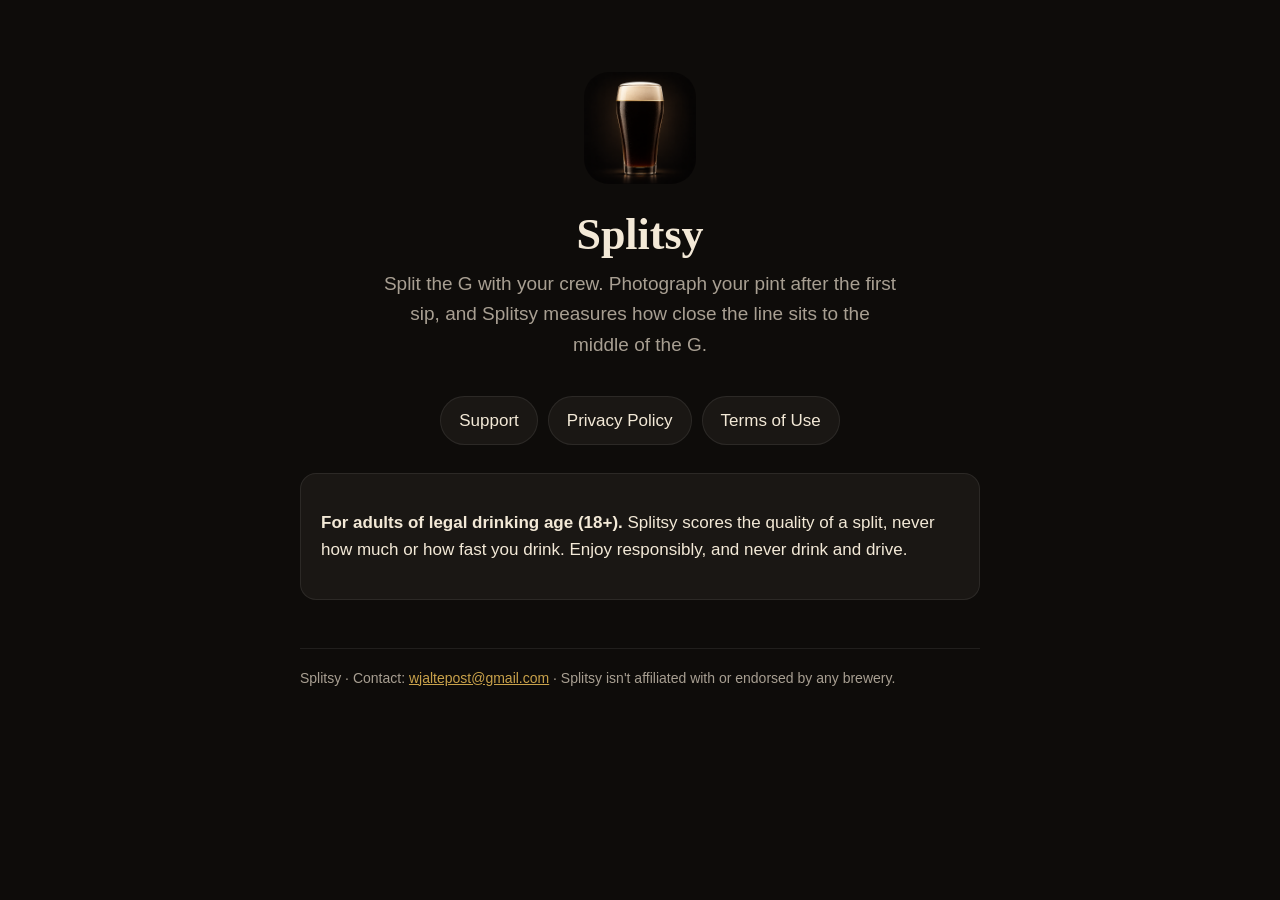
<file: index.html>
<!doctype html>
<html lang="en">
<head>
<meta charset="utf-8">
<meta name="viewport" content="width=device-width, initial-scale=1">
<title>Splitsy</title>
<meta name="description" content="Split the G with your crew: photograph your pint and Splitsy scores how well you split it.">
<link rel="icon" href="AppMark.png">
<link rel="apple-touch-icon" href="AppMark.png">
<link rel="stylesheet" href="style.css">
</head>
<body>
<main>

<div class="hero">
<img src="AppMark.png" alt="Splitsy app icon">
<h1>Splitsy</h1>
<p>Split the G with your crew. Photograph your pint after the first sip, and Splitsy measures how close the line sits to the middle of the G.</p>
</div>
<div class="links">
<a href="support.html">Support</a>
<a href="privacy.html">Privacy Policy</a>
<a href="terms.html">Terms of Use</a>
</div>
<div class="card">
<p><strong>For adults of legal drinking age (18+).</strong> Splitsy scores the quality of a split, never how much or how fast you drink. Enjoy responsibly, and never drink and drive.</p>
</div>
<footer>Splitsy · Contact: <a href="mailto:wjaltepost@gmail.com">wjaltepost@gmail.com</a> · Splitsy isn't affiliated with or endorsed by any brewery.</footer>
</main>
</body>
</html>
</file>
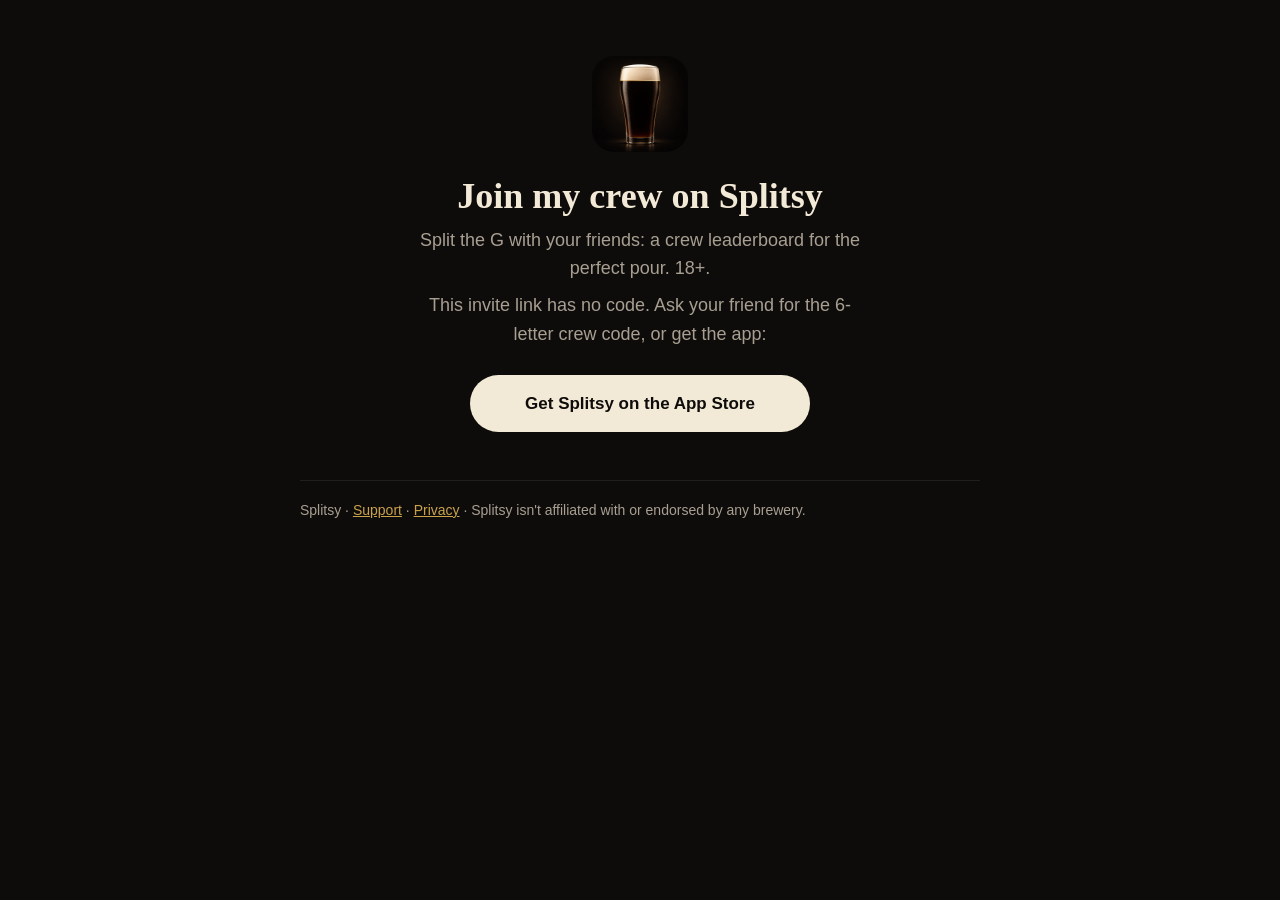
<file: join/index.html>
<!doctype html>
<html lang="en">
<head>
<meta charset="utf-8">
<meta name="viewport" content="width=device-width, initial-scale=1">
<title>Join a crew on Splitsy</title>
<meta name="description" content="You're invited to a crew on Splitsy: split the G with your friends.">
<meta property="og:title" content="Join my crew on Splitsy">
<meta property="og:description" content="Split the G with your friends: a crew leaderboard for the perfect pour.">
<meta property="og:image" content="https://wouteraltepost.github.io/splitsy/AppMark.png">
<meta name="robots" content="noindex">
<link rel="icon" href="../AppMark.png">
<link rel="apple-touch-icon" href="../AppMark.png">
<link rel="stylesheet" href="../style.css">
<style>
  .join { text-align: center; padding-top: 24px; }
  .join img { width: 96px; height: 96px; border-radius: 22px; }
  .join h1 { margin-top: 16px; }
  .join .lead { color: var(--muted); font-size: 18px; max-width: 460px; margin: 0 auto 8px; }
  .code { font: 700 40px/1 "SF Mono", ui-monospace, Menlo, monospace; letter-spacing: .18em; color: var(--foam);
          background: var(--surface); border: 1px solid var(--hairline); border-radius: 16px; padding: 18px 22px 18px 30px;
          display: inline-block; margin: 20px 0 6px; }
  .copy { background: none; border: 0; color: var(--gold); font: inherit; font-size: 15px; cursor: pointer; padding: 6px; }
  .buttons { display: flex; flex-direction: column; gap: 12px; max-width: 340px; margin: 26px auto 0; }
  .button { display: block; text-decoration: none; text-align: center; padding: 15px 20px; border-radius: 999px;
            font-weight: 600; font-size: 17px; }
  .primary { background: var(--foam); color: var(--stout); }
  .secondary { background: var(--surface); border: 1px solid var(--hairline); color: var(--foam); }
  .steps { text-align: left; max-width: 420px; margin: 30px auto 0; }
  .steps li { color: var(--muted); }
  .steps strong { color: var(--foam); }
  .missing { display: none; }
  .no-code .has-code { display: none; }
  .no-code .missing { display: block; }
</style>
</head>
<body>
<main>
<div class="join">
  <img src="../AppMark.png" alt="">
  <h1>Join my crew on Splitsy</h1>
  <p class="lead">Split the G with your friends: a crew leaderboard for the perfect pour. 18+.</p>

  <div class="has-code">
    <div class="code" id="code" aria-label="Invite code">······</div><br>
    <button class="copy" id="copy" type="button">Copy code</button>
    <div class="buttons">
      <a class="button primary" id="open" href="splitsy://join/">Open in Splitsy</a>
      <a class="button secondary" href="https://apps.apple.com/app/id6833879431">Get Splitsy on the App Store</a>
    </div>
    <ol class="steps">
      <li><strong>Have Splitsy?</strong> Tap Open in Splitsy, or go to Crews → Join with code.</li>
      <li><strong>New to Splitsy?</strong> Install it from the App Store, sign up, then tap Join with code and enter the code above.</li>
    </ol>
  </div>

  <div class="missing">
    <p class="lead">This invite link has no code. Ask your friend for the 6-letter crew code, or get the app:</p>
    <div class="buttons">
      <a class="button primary" href="https://apps.apple.com/app/id6833879431">Get Splitsy on the App Store</a>
    </div>
  </div>
</div>
<footer>Splitsy · <a href="../support.html">Support</a> · <a href="../privacy.html">Privacy</a> · Splitsy isn't affiliated with or endorsed by any brewery.</footer>
</main>
<script>
(function () {
  // Crew codes: 6 characters from the app's invite alphabet (no 0, O, 1, I, L).
  var raw = new URLSearchParams(location.search).get("code") || "";
  var code = raw.trim().toUpperCase();
  if (!/^[ABCDEFGHJKMNPQRSTUVWXYZ23456789]{6}$/.test(code)) {
    document.body.classList.add("no-code");
    return;
  }
  var appLink = "splitsy://join/" + code;
  document.getElementById("code").textContent = code;
  document.getElementById("open").href = appLink;
  document.title = "Join crew " + code + " on Splitsy";
  document.getElementById("copy").addEventListener("click", function () {
    var button = this;
    if (navigator.clipboard) {
      navigator.clipboard.writeText(code).then(function () { button.textContent = "Copied"; });
    }
  });
  // Try the app once on an iPhone; without the app nothing happens and the page stays.
  var tried = false;
  try { tried = sessionStorage.getItem("tried-" + code) === "1"; sessionStorage.setItem("tried-" + code, "1"); } catch (e) {}
  if (/iPhone|iPad|iPod/.test(navigator.userAgent) && !tried) {
    setTimeout(function () { location.href = appLink; }, 400);
  }
})();
</script>
</body>
</html>
</file>
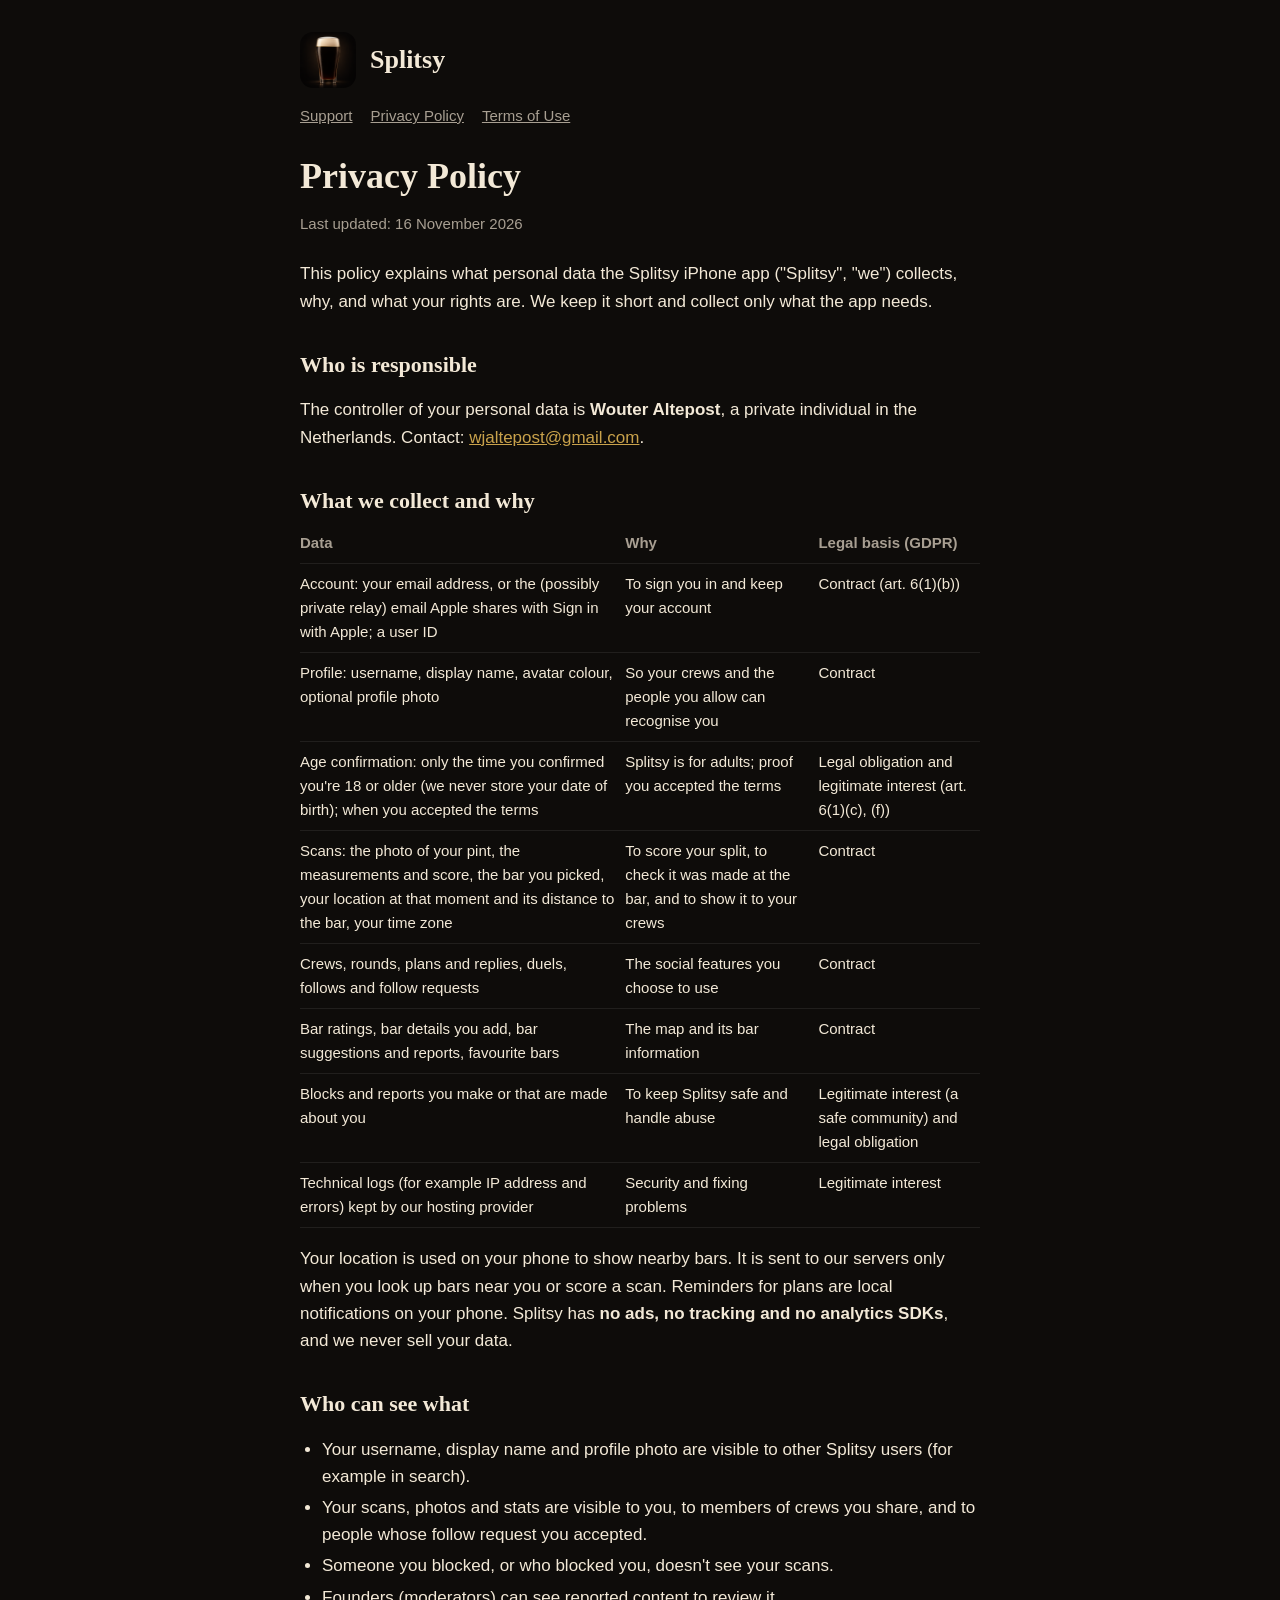
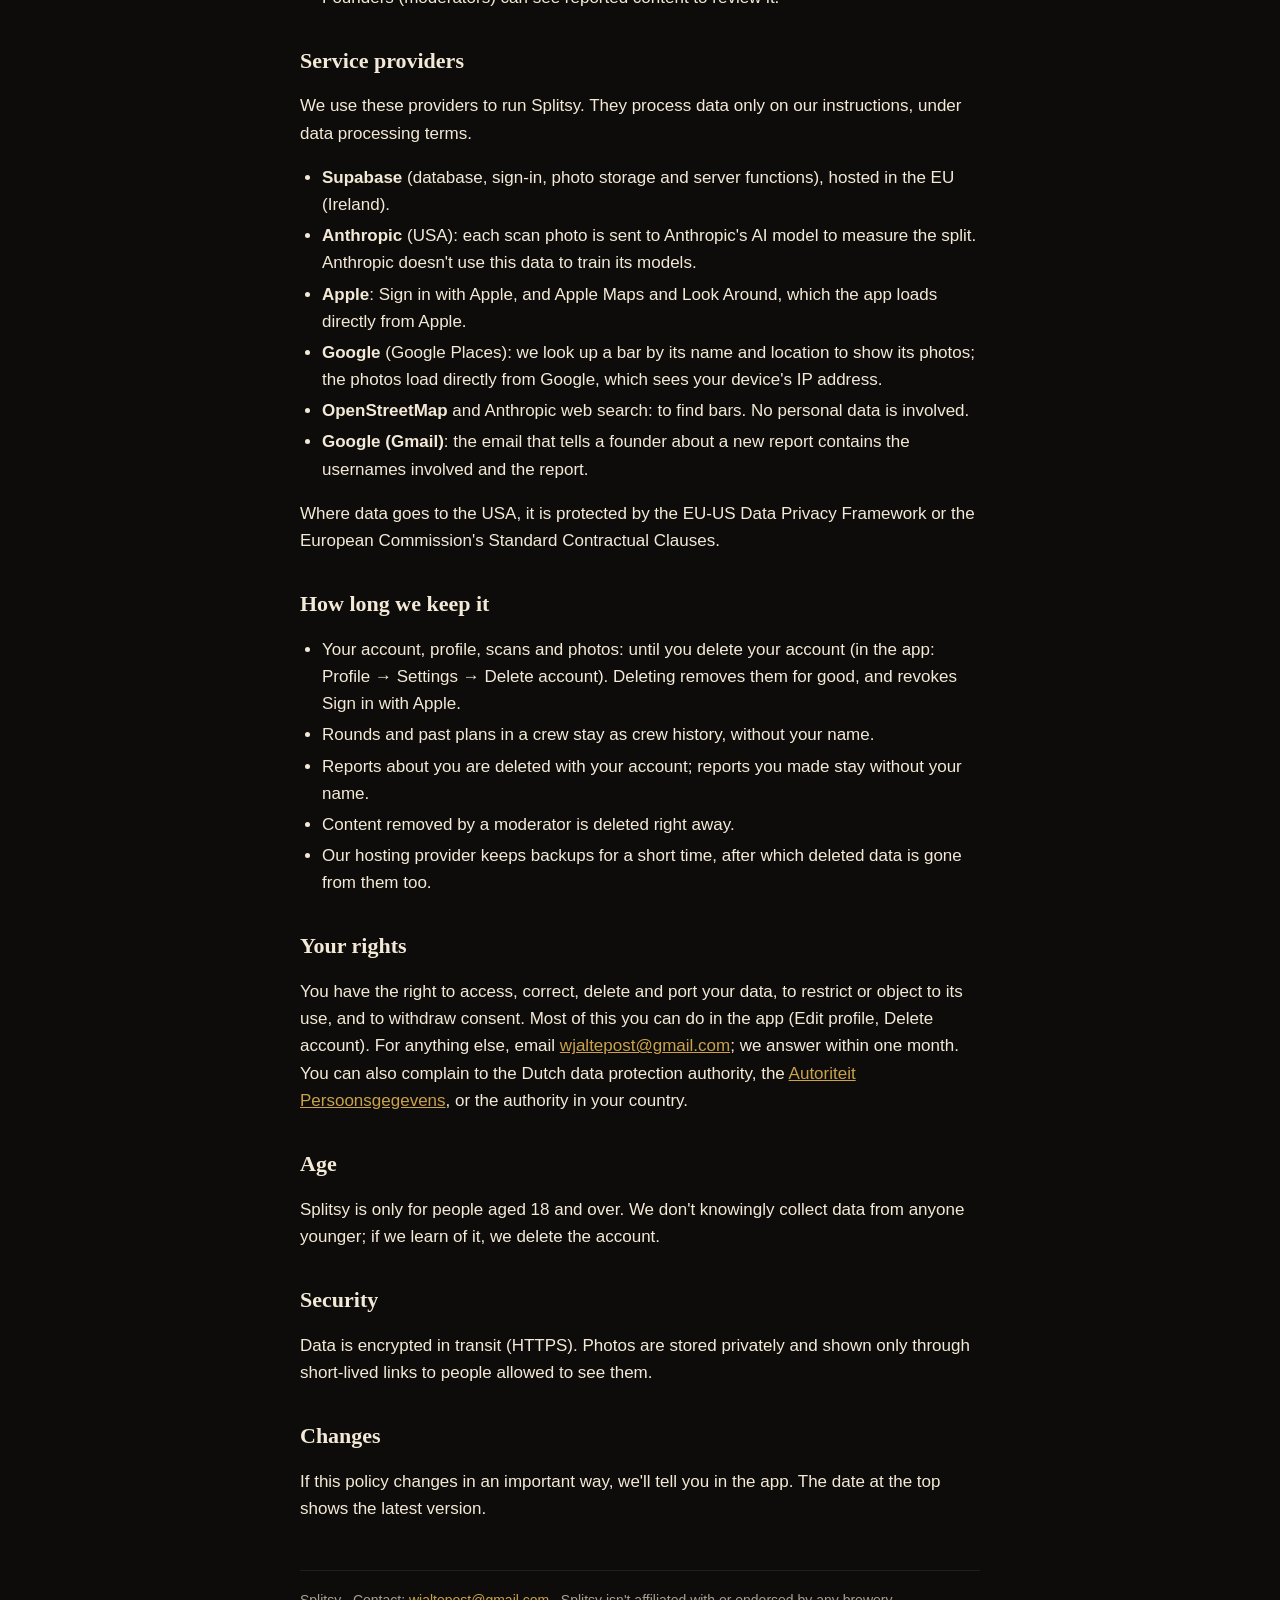
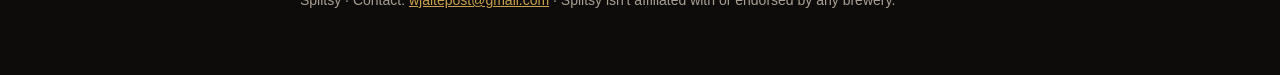
<file: privacy.html>
<!doctype html>
<html lang="en">
<head>
<meta charset="utf-8">
<meta name="viewport" content="width=device-width, initial-scale=1">
<title>Splitsy Privacy Policy</title>
<meta name="description" content="How Splitsy handles your personal data.">
<link rel="icon" href="AppMark.png">
<link rel="apple-touch-icon" href="AppMark.png">
<link rel="stylesheet" href="style.css">
</head>
<body>
<main>
<header><img src="AppMark.png" alt=""><a href="./">Splitsy</a></header>
<nav><a href="support.html">Support</a><a href="privacy.html">Privacy Policy</a><a href="terms.html">Terms of Use</a></nav>

<h1>Privacy Policy</h1>
<p class="updated">Last updated: 16 November 2026</p>

<p>This policy explains what personal data the Splitsy iPhone app ("Splitsy", "we") collects, why, and what your rights are. We keep it short and collect only what the app needs.</p>

<h2>Who is responsible</h2>
<p>The controller of your personal data is <strong>Wouter Altepost</strong>, a private individual in the Netherlands. Contact: <a href="mailto:wjaltepost@gmail.com">wjaltepost@gmail.com</a>.</p>

<h2>What we collect and why</h2>
<div class="table-wrap"><table>
<tr><th>Data</th><th>Why</th><th>Legal basis (GDPR)</th></tr>
<tr><td>Account: your email address, or the (possibly private relay) email Apple shares with Sign in with Apple; a user ID</td><td>To sign you in and keep your account</td><td>Contract (art. 6(1)(b))</td></tr>
<tr><td>Profile: username, display name, avatar colour, optional profile photo</td><td>So your crews and the people you allow can recognise you</td><td>Contract</td></tr>
<tr><td>Age confirmation: only the time you confirmed you're 18 or older (we never store your date of birth); when you accepted the terms</td><td>Splitsy is for adults; proof you accepted the terms</td><td>Legal obligation and legitimate interest (art. 6(1)(c), (f))</td></tr>
<tr><td>Scans: the photo of your pint, the measurements and score, the bar you picked, your location at that moment and its distance to the bar, your time zone</td><td>To score your split, to check it was made at the bar, and to show it to your crews</td><td>Contract</td></tr>
<tr><td>Crews, rounds, plans and replies, duels, follows and follow requests</td><td>The social features you choose to use</td><td>Contract</td></tr>
<tr><td>Bar ratings, bar details you add, bar suggestions and reports, favourite bars</td><td>The map and its bar information</td><td>Contract</td></tr>
<tr><td>Blocks and reports you make or that are made about you</td><td>To keep Splitsy safe and handle abuse</td><td>Legitimate interest (a safe community) and legal obligation</td></tr>
<tr><td>Technical logs (for example IP address and errors) kept by our hosting provider</td><td>Security and fixing problems</td><td>Legitimate interest</td></tr>
</table></div>
<p>Your location is used on your phone to show nearby bars. It is sent to our servers only when you look up bars near you or score a scan. Reminders for plans are local notifications on your phone. Splitsy has <strong>no ads, no tracking and no analytics SDKs</strong>, and we never sell your data.</p>

<h2>Who can see what</h2>
<ul>
<li>Your username, display name and profile photo are visible to other Splitsy users (for example in search).</li>
<li>Your scans, photos and stats are visible to you, to members of crews you share, and to people whose follow request you accepted.</li>
<li>Someone you blocked, or who blocked you, doesn't see your scans.</li>
<li>Founders (moderators) can see reported content to review it.</li>
</ul>

<h2>Service providers</h2>
<p>We use these providers to run Splitsy. They process data only on our instructions, under data processing terms.</p>
<ul>
<li><strong>Supabase</strong> (database, sign-in, photo storage and server functions), hosted in the EU (Ireland).</li>
<li><strong>Anthropic</strong> (USA): each scan photo is sent to Anthropic's AI model to measure the split. Anthropic doesn't use this data to train its models.</li>
<li><strong>Apple</strong>: Sign in with Apple, and Apple Maps and Look Around, which the app loads directly from Apple.</li>
<li><strong>Google</strong> (Google Places): we look up a bar by its name and location to show its photos; the photos load directly from Google, which sees your device's IP address.</li>
<li><strong>OpenStreetMap</strong> and Anthropic web search: to find bars. No personal data is involved.</li>
<li><strong>Google (Gmail)</strong>: the email that tells a founder about a new report contains the usernames involved and the report.</li>
</ul>
<p>Where data goes to the USA, it is protected by the EU-US Data Privacy Framework or the European Commission's Standard Contractual Clauses.</p>

<h2>How long we keep it</h2>
<ul>
<li>Your account, profile, scans and photos: until you delete your account (in the app: Profile → Settings → Delete account). Deleting removes them for good, and revokes Sign in with Apple.</li>
<li>Rounds and past plans in a crew stay as crew history, without your name.</li>
<li>Reports about you are deleted with your account; reports you made stay without your name.</li>
<li>Content removed by a moderator is deleted right away.</li>
<li>Our hosting provider keeps backups for a short time, after which deleted data is gone from them too.</li>
</ul>

<h2>Your rights</h2>
<p>You have the right to access, correct, delete and port your data, to restrict or object to its use, and to withdraw consent. Most of this you can do in the app (Edit profile, Delete account). For anything else, email <a href="mailto:wjaltepost@gmail.com">wjaltepost@gmail.com</a>; we answer within one month. You can also complain to the Dutch data protection authority, the <a href="https://autoriteitpersoonsgegevens.nl">Autoriteit Persoonsgegevens</a>, or the authority in your country.</p>

<h2>Age</h2>
<p>Splitsy is only for people aged 18 and over. We don't knowingly collect data from anyone younger; if we learn of it, we delete the account.</p>

<h2>Security</h2>
<p>Data is encrypted in transit (HTTPS). Photos are stored privately and shown only through short-lived links to people allowed to see them.</p>

<h2>Changes</h2>
<p>If this policy changes in an important way, we'll tell you in the app. The date at the top shows the latest version.</p>
<footer>Splitsy · Contact: <a href="mailto:wjaltepost@gmail.com">wjaltepost@gmail.com</a> · Splitsy isn't affiliated with or endorsed by any brewery.</footer>
</main>
</body>
</html>
</file>
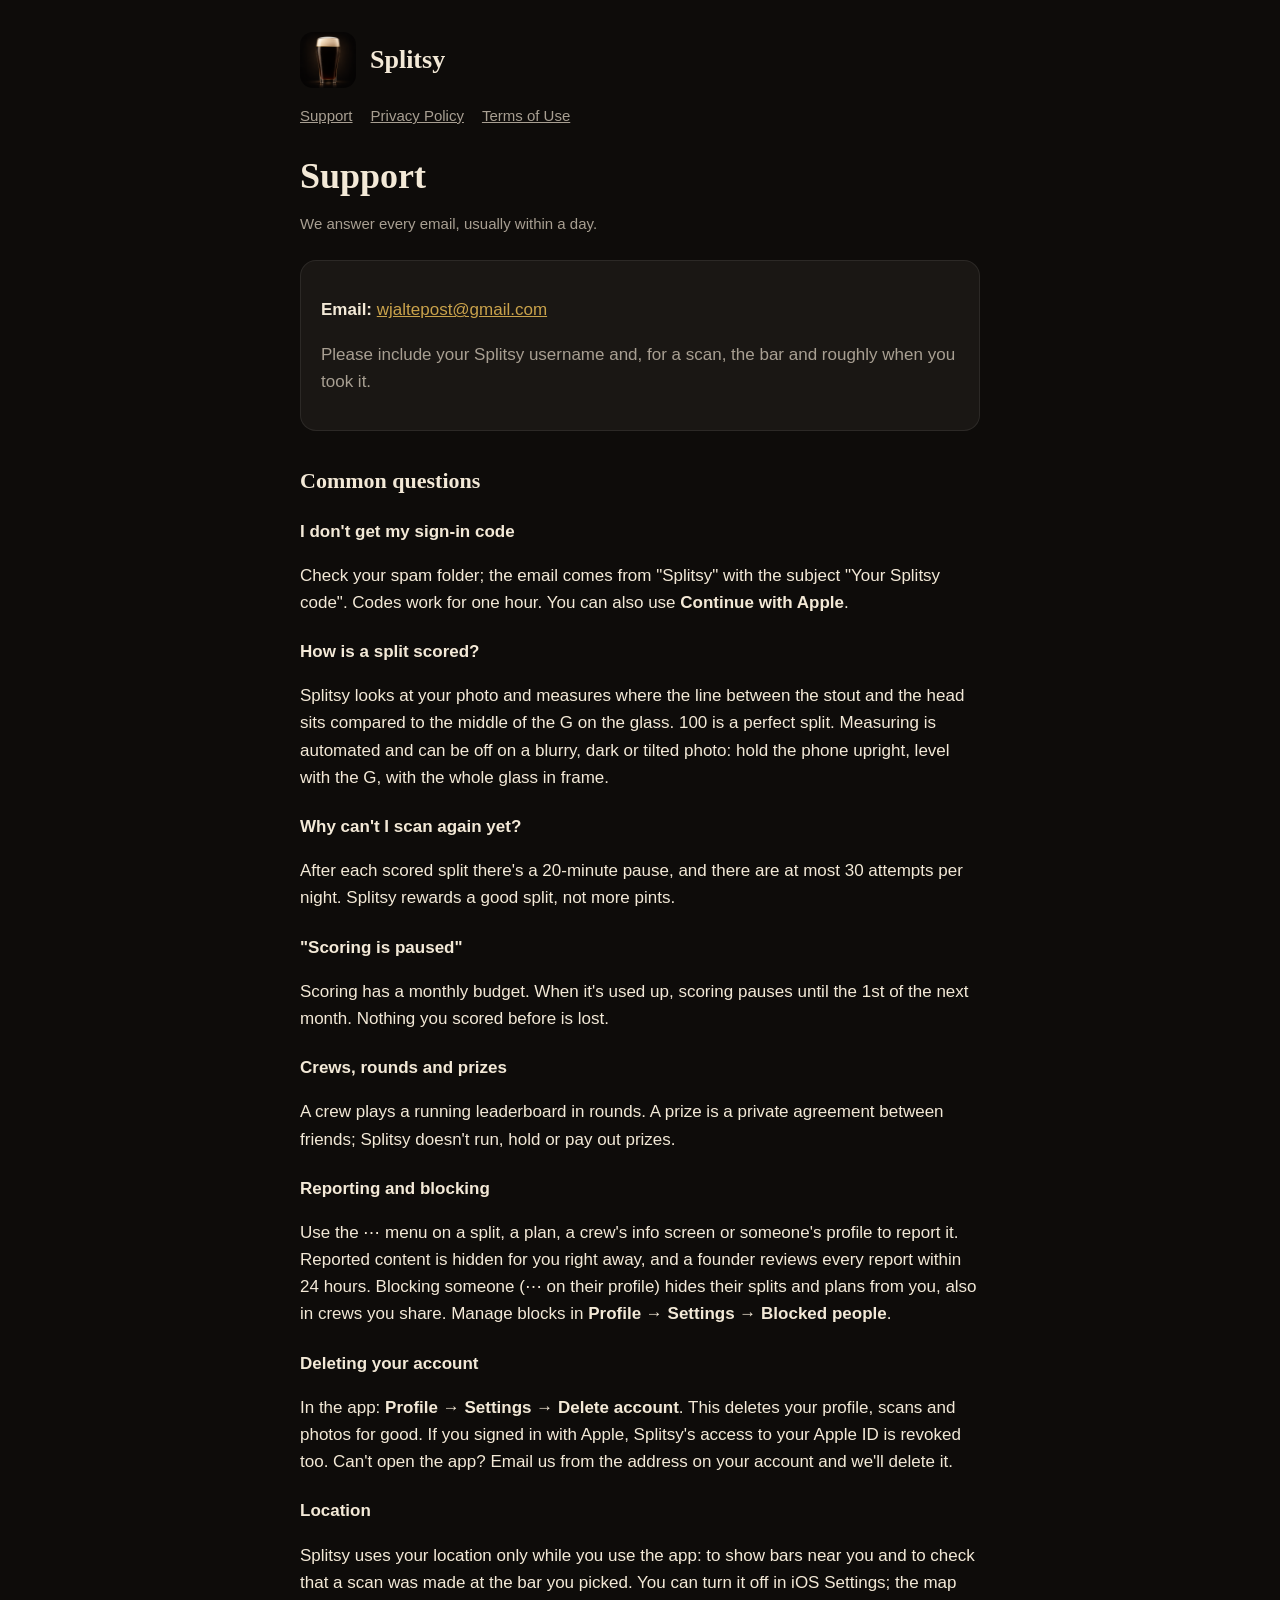
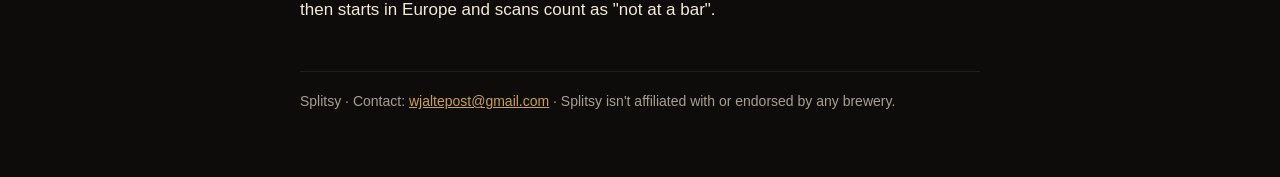
<file: support.html>
<!doctype html>
<html lang="en">
<head>
<meta charset="utf-8">
<meta name="viewport" content="width=device-width, initial-scale=1">
<title>Splitsy Support</title>
<meta name="description" content="Help with Splitsy: signing in, scoring, crews, reporting and deleting your account.">
<link rel="icon" href="AppMark.png">
<link rel="apple-touch-icon" href="AppMark.png">
<link rel="stylesheet" href="style.css">
</head>
<body>
<main>
<header><img src="AppMark.png" alt=""><a href="./">Splitsy</a></header>
<nav><a href="support.html">Support</a><a href="privacy.html">Privacy Policy</a><a href="terms.html">Terms of Use</a></nav>

<h1>Support</h1>
<p class="updated">We answer every email, usually within a day.</p>
<div class="card">
<p><strong>Email:</strong> <a href="mailto:wjaltepost@gmail.com?subject=Splitsy%20support">wjaltepost@gmail.com</a></p>
<p class="muted">Please include your Splitsy username and, for a scan, the bar and roughly when you took it.</p>
</div>

<h2>Common questions</h2>
<h3>I don't get my sign-in code</h3>
<p>Check your spam folder; the email comes from "Splitsy" with the subject "Your Splitsy code". Codes work for one hour. You can also use <strong>Continue with Apple</strong>.</p>

<h3>How is a split scored?</h3>
<p>Splitsy looks at your photo and measures where the line between the stout and the head sits compared to the middle of the G on the glass. 100 is a perfect split. Measuring is automated and can be off on a blurry, dark or tilted photo: hold the phone upright, level with the G, with the whole glass in frame.</p>

<h3>Why can't I scan again yet?</h3>
<p>After each scored split there's a 20-minute pause, and there are at most 30 attempts per night. Splitsy rewards a good split, not more pints.</p>

<h3>"Scoring is paused"</h3>
<p>Scoring has a monthly budget. When it's used up, scoring pauses until the 1st of the next month. Nothing you scored before is lost.</p>

<h3>Crews, rounds and prizes</h3>
<p>A crew plays a running leaderboard in rounds. A prize is a private agreement between friends; Splitsy doesn't run, hold or pay out prizes.</p>

<h3>Reporting and blocking</h3>
<p>Use the ⋯ menu on a split, a plan, a crew's info screen or someone's profile to report it. Reported content is hidden for you right away, and a founder reviews every report within 24 hours. Blocking someone (⋯ on their profile) hides their splits and plans from you, also in crews you share. Manage blocks in <strong>Profile → Settings → Blocked people</strong>.</p>

<h3>Deleting your account</h3>
<p>In the app: <strong>Profile → Settings → Delete account</strong>. This deletes your profile, scans and photos for good. If you signed in with Apple, Splitsy's access to your Apple ID is revoked too. Can't open the app? Email us from the address on your account and we'll delete it.</p>

<h3>Location</h3>
<p>Splitsy uses your location only while you use the app: to show bars near you and to check that a scan was made at the bar you picked. You can turn it off in iOS Settings; the map then starts in Europe and scans count as "not at a bar".</p>
<footer>Splitsy · Contact: <a href="mailto:wjaltepost@gmail.com">wjaltepost@gmail.com</a> · Splitsy isn't affiliated with or endorsed by any brewery.</footer>
</main>
</body>
</html>
</file>
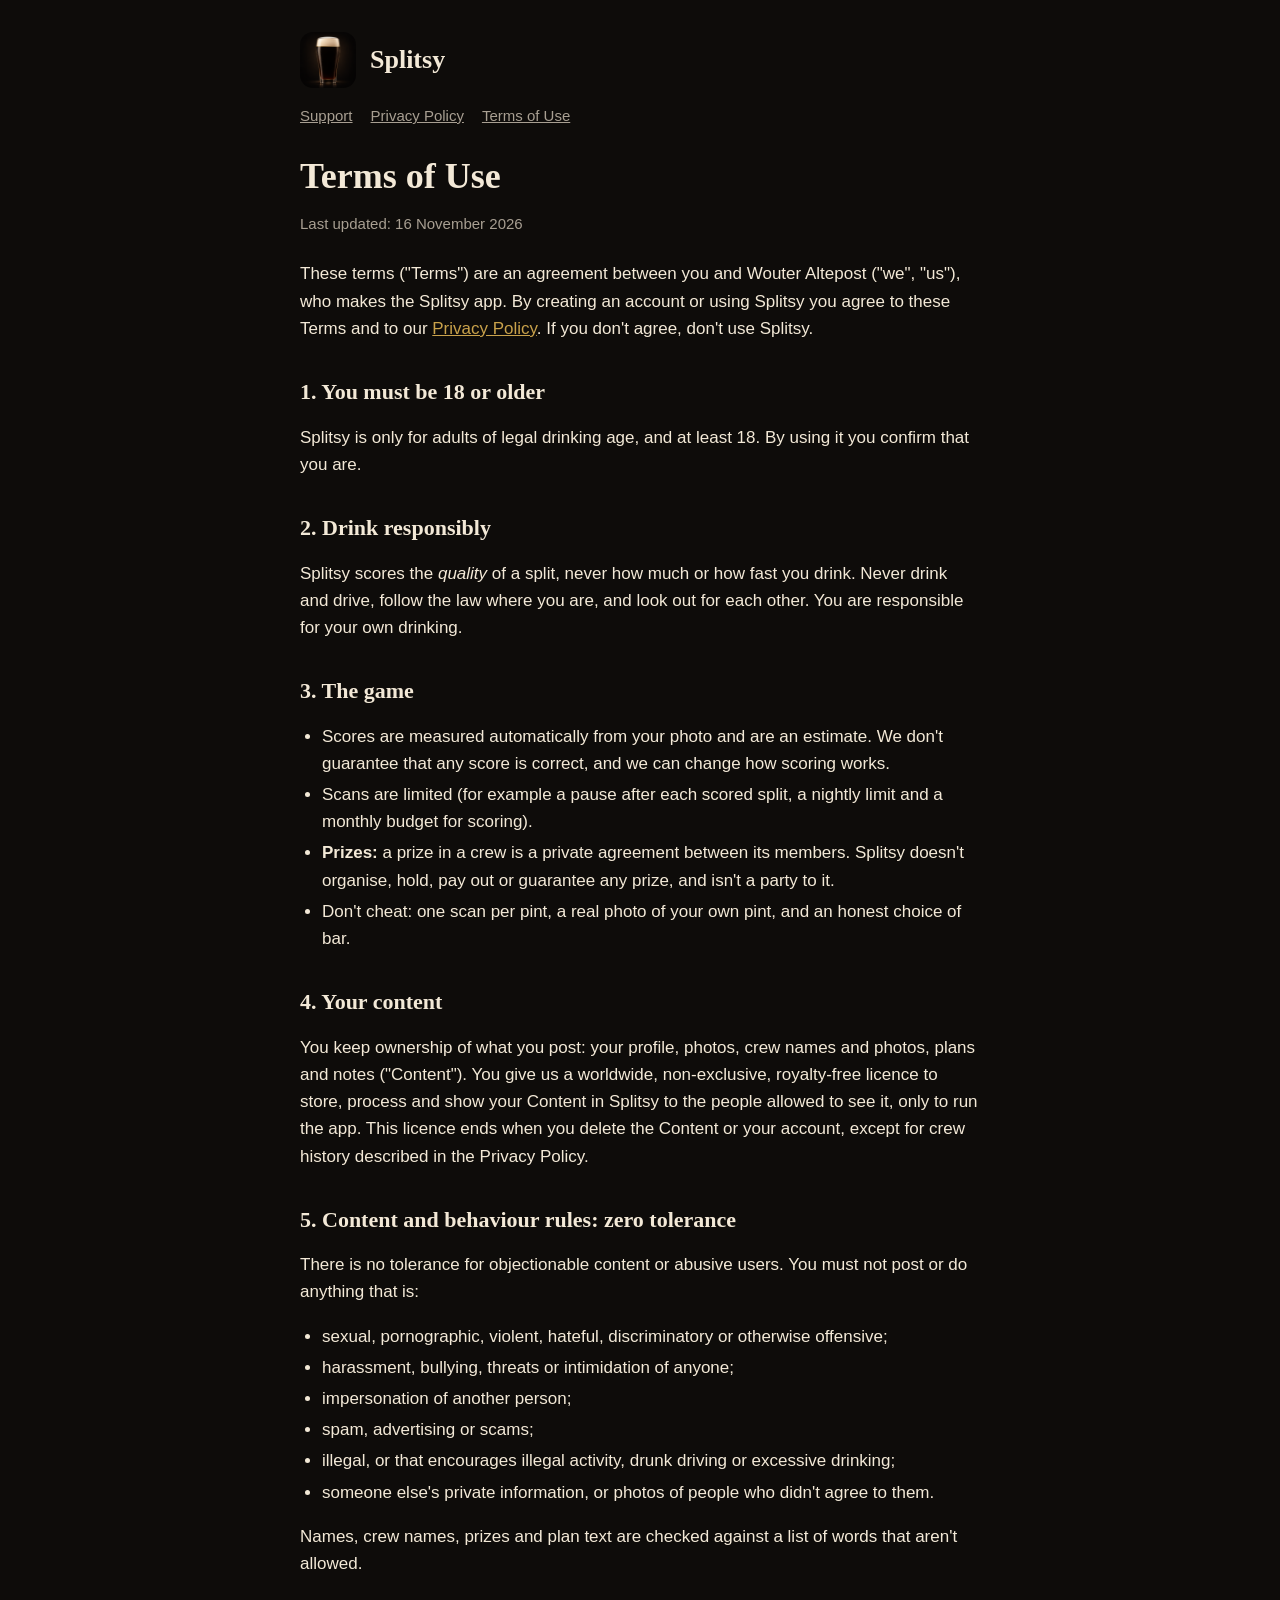
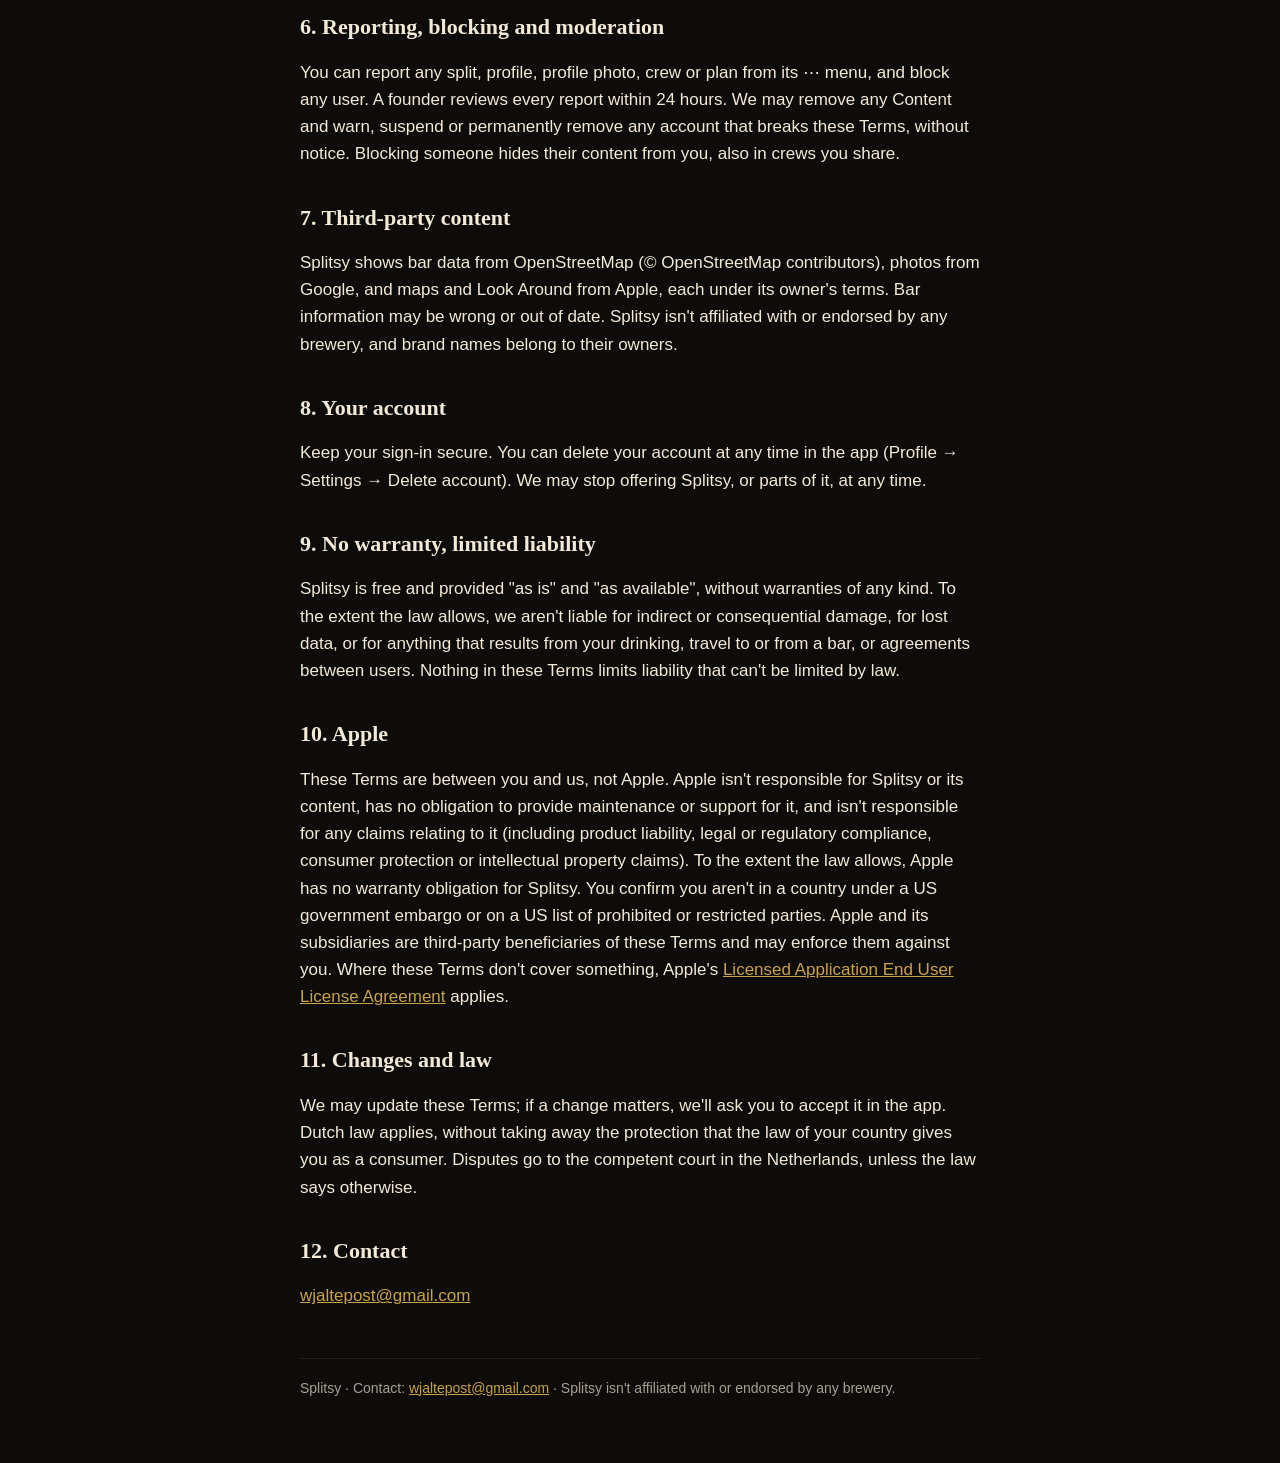
<file: terms.html>
<!doctype html>
<html lang="en">
<head>
<meta charset="utf-8">
<meta name="viewport" content="width=device-width, initial-scale=1">
<title>Splitsy Terms of Use</title>
<meta name="description" content="The terms of use (EULA) for the Splitsy app.">
<link rel="icon" href="AppMark.png">
<link rel="apple-touch-icon" href="AppMark.png">
<link rel="stylesheet" href="style.css">
</head>
<body>
<main>
<header><img src="AppMark.png" alt=""><a href="./">Splitsy</a></header>
<nav><a href="support.html">Support</a><a href="privacy.html">Privacy Policy</a><a href="terms.html">Terms of Use</a></nav>

<h1>Terms of Use</h1>
<p class="updated">Last updated: 16 November 2026</p>

<p>These terms ("Terms") are an agreement between you and Wouter Altepost ("we", "us"), who makes the Splitsy app. By creating an account or using Splitsy you agree to these Terms and to our <a href="privacy.html">Privacy Policy</a>. If you don't agree, don't use Splitsy.</p>

<h2>1. You must be 18 or older</h2>
<p>Splitsy is only for adults of legal drinking age, and at least 18. By using it you confirm that you are.</p>

<h2>2. Drink responsibly</h2>
<p>Splitsy scores the <em>quality</em> of a split, never how much or how fast you drink. Never drink and drive, follow the law where you are, and look out for each other. You are responsible for your own drinking.</p>

<h2>3. The game</h2>
<ul>
<li>Scores are measured automatically from your photo and are an estimate. We don't guarantee that any score is correct, and we can change how scoring works.</li>
<li>Scans are limited (for example a pause after each scored split, a nightly limit and a monthly budget for scoring).</li>
<li><strong>Prizes:</strong> a prize in a crew is a private agreement between its members. Splitsy doesn't organise, hold, pay out or guarantee any prize, and isn't a party to it.</li>
<li>Don't cheat: one scan per pint, a real photo of your own pint, and an honest choice of bar.</li>
</ul>

<h2>4. Your content</h2>
<p>You keep ownership of what you post: your profile, photos, crew names and photos, plans and notes ("Content"). You give us a worldwide, non-exclusive, royalty-free licence to store, process and show your Content in Splitsy to the people allowed to see it, only to run the app. This licence ends when you delete the Content or your account, except for crew history described in the Privacy Policy.</p>

<h2>5. Content and behaviour rules: zero tolerance</h2>
<p>There is no tolerance for objectionable content or abusive users. You must not post or do anything that is:</p>
<ul>
<li>sexual, pornographic, violent, hateful, discriminatory or otherwise offensive;</li>
<li>harassment, bullying, threats or intimidation of anyone;</li>
<li>impersonation of another person;</li>
<li>spam, advertising or scams;</li>
<li>illegal, or that encourages illegal activity, drunk driving or excessive drinking;</li>
<li>someone else's private information, or photos of people who didn't agree to them.</li>
</ul>
<p>Names, crew names, prizes and plan text are checked against a list of words that aren't allowed.</p>

<h2>6. Reporting, blocking and moderation</h2>
<p>You can report any split, profile, profile photo, crew or plan from its ⋯ menu, and block any user. A founder reviews every report within 24 hours. We may remove any Content and warn, suspend or permanently remove any account that breaks these Terms, without notice. Blocking someone hides their content from you, also in crews you share.</p>

<h2>7. Third-party content</h2>
<p>Splitsy shows bar data from OpenStreetMap (© OpenStreetMap contributors), photos from Google, and maps and Look Around from Apple, each under its owner's terms. Bar information may be wrong or out of date. Splitsy isn't affiliated with or endorsed by any brewery, and brand names belong to their owners.</p>

<h2>8. Your account</h2>
<p>Keep your sign-in secure. You can delete your account at any time in the app (Profile → Settings → Delete account). We may stop offering Splitsy, or parts of it, at any time.</p>

<h2>9. No warranty, limited liability</h2>
<p>Splitsy is free and provided "as is" and "as available", without warranties of any kind. To the extent the law allows, we aren't liable for indirect or consequential damage, for lost data, or for anything that results from your drinking, travel to or from a bar, or agreements between users. Nothing in these Terms limits liability that can't be limited by law.</p>

<h2>10. Apple</h2>
<p>These Terms are between you and us, not Apple. Apple isn't responsible for Splitsy or its content, has no obligation to provide maintenance or support for it, and isn't responsible for any claims relating to it (including product liability, legal or regulatory compliance, consumer protection or intellectual property claims). To the extent the law allows, Apple has no warranty obligation for Splitsy. You confirm you aren't in a country under a US government embargo or on a US list of prohibited or restricted parties. Apple and its subsidiaries are third-party beneficiaries of these Terms and may enforce them against you. Where these Terms don't cover something, Apple's <a href="https://www.apple.com/legal/internet-services/itunes/dev/stdeula/">Licensed Application End User License Agreement</a> applies.</p>

<h2>11. Changes and law</h2>
<p>We may update these Terms; if a change matters, we'll ask you to accept it in the app. Dutch law applies, without taking away the protection that the law of your country gives you as a consumer. Disputes go to the competent court in the Netherlands, unless the law says otherwise.</p>

<h2>12. Contact</h2>
<p><a href="mailto:wjaltepost@gmail.com">wjaltepost@gmail.com</a></p>
<footer>Splitsy · Contact: <a href="mailto:wjaltepost@gmail.com">wjaltepost@gmail.com</a> · Splitsy isn't affiliated with or endorsed by any brewery.</footer>
</main>
</body>
</html>
</file>
<file: style.css>
:root {
  --stout: #0E0C0A; --surface: #1A1714; --raised: #24201C; --hairline: rgba(255,255,255,.08);
  --foam: #F3E9D7; --muted: #A89F92; --gold: #C9A24B;
}
* { box-sizing: border-box; }
html { -webkit-text-size-adjust: 100%; }
body {
  margin: 0; background: var(--stout); color: var(--foam);
  font: 17px/1.6 -apple-system, BlinkMacSystemFont, "SF Pro Text", "Helvetica Neue", Arial, sans-serif;
}
main { max-width: 720px; margin: 0 auto; padding: 32px 20px 64px; }
header { display: flex; align-items: center; gap: 14px; margin-bottom: 28px; }
header img { width: 56px; height: 56px; border-radius: 13px; }
header a { color: var(--foam); text-decoration: none; font: 600 26px/1.1 Georgia, "Times New Roman", serif; }
nav { display: flex; flex-wrap: wrap; gap: 8px 18px; margin: -12px 0 28px; font-size: 15px; }
nav a { color: var(--muted); }
h1 { font: 700 36px/1.15 Georgia, "Times New Roman", serif; margin: 0 0 8px; }
h2 { font: 600 22px/1.3 Georgia, "Times New Roman", serif; margin: 36px 0 8px; }
h3 { font-size: 17px; margin: 22px 0 4px; }
p, li { color: var(--foam); }
.muted, .updated { color: var(--muted); }
.updated { font-size: 15px; margin-bottom: 24px; }
a { color: var(--gold); }
ul { padding-left: 22px; }
li { margin: 4px 0; }
.card { background: var(--surface); border: 1px solid var(--hairline); border-radius: 16px; padding: 18px 20px; margin: 18px 0; }
table { width: 100%; border-collapse: collapse; font-size: 15px; }
th, td { text-align: left; vertical-align: top; padding: 8px 10px 8px 0; border-bottom: 1px solid var(--hairline); }
th { color: var(--muted); font-weight: 600; }
.table-wrap { overflow-x: auto; }
footer { margin-top: 48px; padding-top: 18px; border-top: 1px solid var(--hairline); color: var(--muted); font-size: 14px; }
.hero { text-align: center; padding: 40px 0 8px; }
.hero img { width: 112px; height: 112px; border-radius: 25px; }
.hero h1 { font-size: 44px; margin-top: 18px; }
.hero p { color: var(--muted); font-size: 19px; max-width: 520px; margin: 0 auto; }
.links { display: flex; flex-wrap: wrap; justify-content: center; gap: 10px; margin: 28px 0; }
.links a { background: var(--surface); border: 1px solid var(--hairline); color: var(--foam); text-decoration: none; padding: 10px 18px; border-radius: 999px; }
</file>
